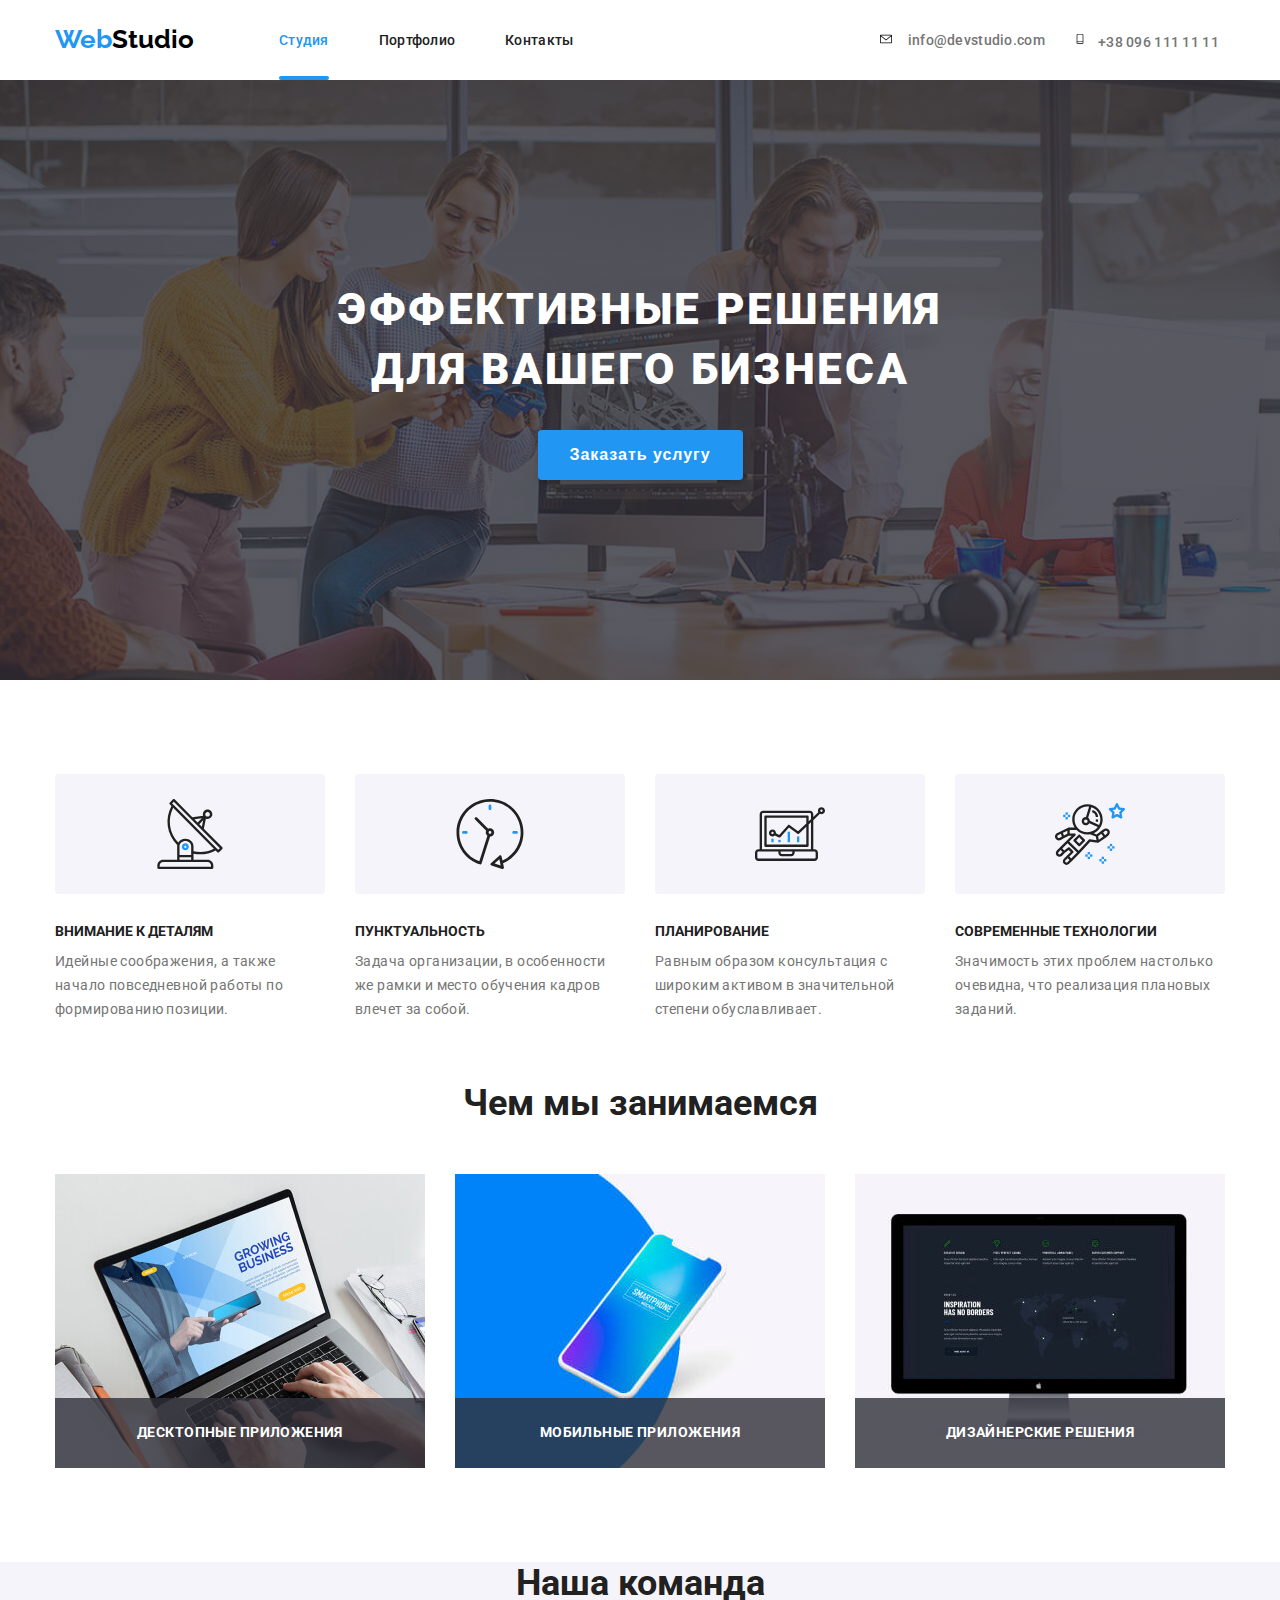
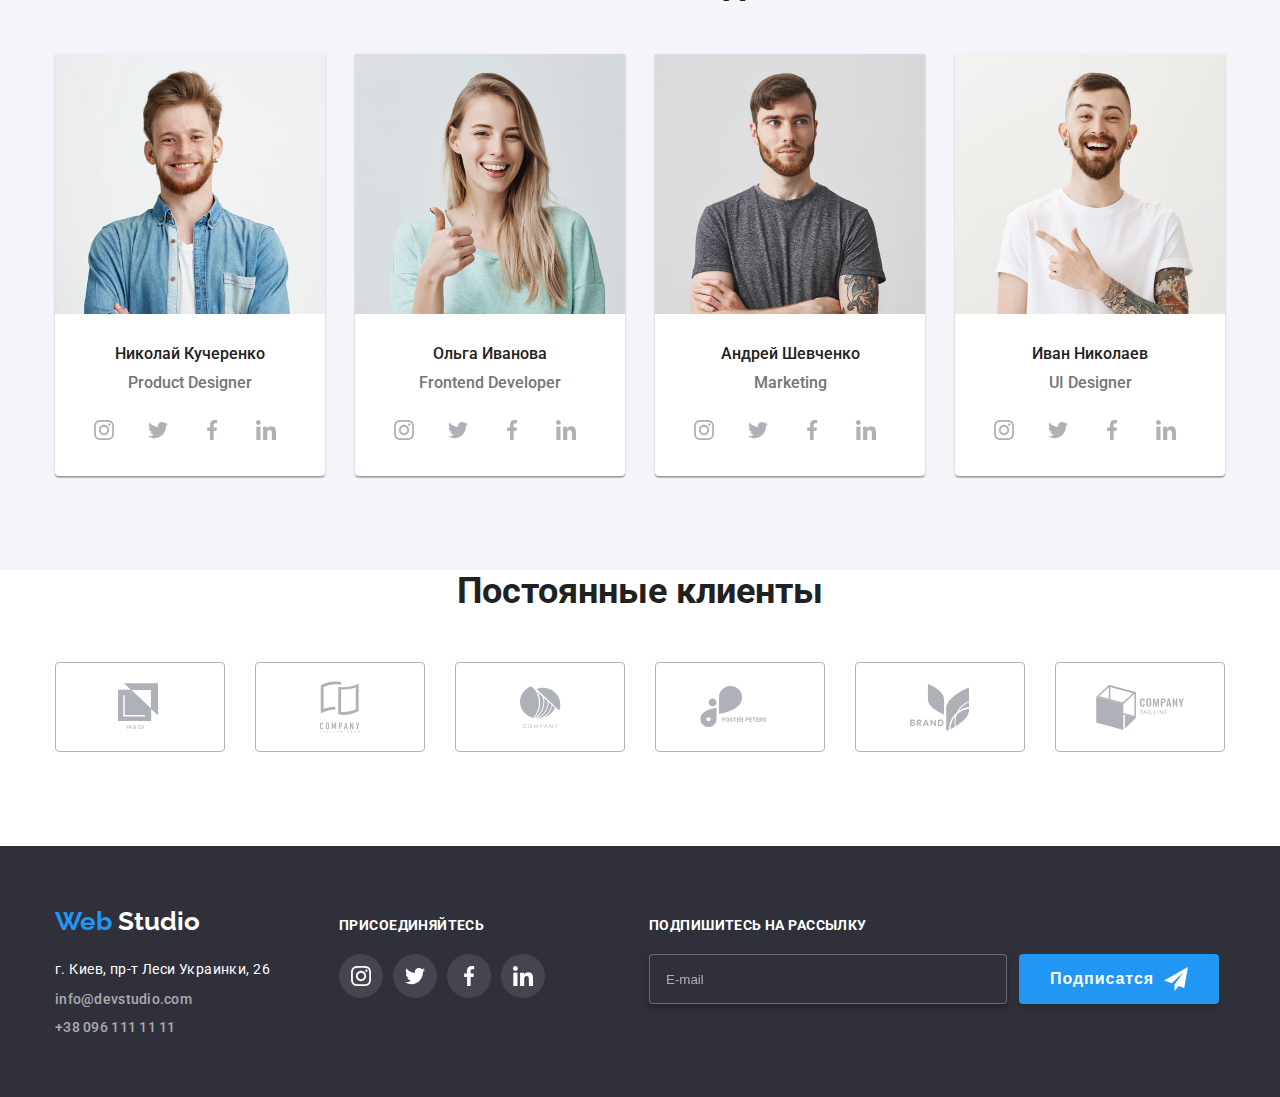
<file: index.html>
<!DOCTYPE html>
<html lang="ru">
  <head>
    <meta charset="UTF-8" />
    <meta name="viewport" content="width=device-width, initial-scale=1.0" />
    <title>WebStudio</title>
    <link
      rel="stylesheet"
      href="https://fonts.googleapis.com/css2?family=Raleway:wght@700&family=Roboto:wght@400;500;700;900&display=swap"
    />
    <link rel="stylesheet" href="./css/main.min.css" />
  </head>
  <body>
<!-- ГЛАВНОЕ МЕНЮ -->
    <header class="header">
      <div class="header-container container">
          <a class="logo-header link" href="./index.html"
            ><span class="logo-web">Web</span>Studio</a
          >
           <button type="button" class="nav-menu-button" aria-expanded="false" aria-controls="menu-wrapper" data-menu-button>
            <svg width="40" height="40" aria-label="Перключатель для мобильного меню">
             <use class="icon-menu-svg" href="./images/icons/sprite.svg#icon-menu_24px"></use>
             <use class="icon-cross-svg" href="./images/icons/sprite.svg#icon-close_24px"></use>
            </svg>
           </button>
          <div class="menu-wrapper" data-menu>
           <nav class="navigation">
           <ul class="navigation-list list">
            <li class="menu-item navigation-list-item">
              <a class="navigation-link link current" href="./index.html">Студия</a>
            </li>
            <li class="menu-item navigation-list-item">
              <a class="navigation-link link" href="./portfolio.html">Портфолио</a>
            </li>
            <li class="menu-item navigation-list-item">
              <a class="navigation-link link" href=#contacts>Контакты</a>
            </li>
           </ul>
      </nav>
           <ul class="header-contacts list">
            <li class="header-contacts-address">
            <a class="header-mail link" href="mailto:info@devstudio.com">
              <svg class="header-list-svg" width="16px" height="12px">
                <use
                  href="./images/icons/sprite.svg#icon-envelope"
                ></use>
              </svg>
              <adress>info@devstudio.com</adress></a
            >
            </li>
            <li class="header-contacts-address">
            <a class="header-tel link" href="tel:+380961111111">
              <svg class="header-list-svg" width="10px" height="16px">
                <use
                  href="./images/icons/sprite.svg#icon-smartphone"
                ></use>
              </svg>
              +38 096 111 11 11</a
            >
            </li>
          </ul>
      </div>
      </div>
    </header>
<!-- HERO СЕКЦИЯ -->
    <main>
      <section class="hero section">
        <div class="block">
          <h1 class="hero-title">
            Эффективные решения <br />
            для вашего бизнеса
          </h1>
          <button data-modal-open class="modal-button">Заказать услугу</button>
        </div>
      </section>
<!-- О НАС -->
      <section class="about-us section">
        <div class="container">
          <h2 hidden>О нас</h2>
          <ul class="about-us-list list">
            <li class="about-us-list-item">
              <div class="about-us-list-back antena-icon"></div>
              <h3 class="title">Внимание к деталям</h3>

              <p class="about-us-list-text">
                Идейные соображения, а также начало повседневной работы по
                формированию позиции.
              </p>
            </li>
            <li class="about-us-list-item">
              <div class="about-us-list-back clock-icon"></div>
              <h3 class="title">Пунктуальность</h3>
              <p class="about-us-list-text">
                Задача организации, в особенности же рамки и место обучения
                кадров влечет за собой.
              </p>
            </li>
            <li class="about-us-list-item">
              <div class="about-us-list-back diagram-icon"></div>
              <h3 class="title">Планирование</h3>
              <p class="about-us-list-text">
                Равным образом консультация с широким активом в значительной
                степени обуславливает.
              </p>
            </li>
            <li class="about-us-list-item">
              <div class="about-us-list-back astronaut-icon"></div>
              <h3 class="title">Современные технологии</h3>
              <p class="about-us-list-text">
                Значимость этих проблем настолько очевидна, что реализация
                плановых заданий.
              </p>
            </li>
          </ul>
        </div>
      </section>
<!-- Чем мы занимаемся -->
      <section class="section what">
        <div class="container">
          <h2 class="section-title">Чем мы занимаемся</h2>
          <ul class="whatawedoing list">
            <li class="whatawedoing-item">
              <div class="background-text">
               <img srcset="./images/main/desctop.jpg 1x,
                           ./images/main/desctop@2x.jpg 2x" src="./images/main/desctop.jpg"
                 alt="Картинка с десктопным приложением" width="370" height="294">
                <p class="whatawedoing-title">Десктопные приложения</p>
              </div>
            </li>
            <li class="whatawedoing-item">
              <div class="background-text">
              <img srcset="./images/main/mobile.jpg 1x,
                           ./images/main/mobile@2x.jpg 2x" src="./images/main/mobile.jpg"
                alt="Картинка с мобильным приложением" width="370" height="294">
                <p class="whatawedoing-title">Мобильные приложения</p>
              </div>
            </li>
            <li class="whatawedoing-item">
              <div class="background-text">
              <img srcset="./images/main/design.jpg 1x,
                           ./images/main/design@2x.jpg 2x" src="./images/main/design.jpg"
                alt="Картинка про дизайнерские решения" width="370" height="294">
              <div class="background-text">
                <p class="whatawedoing-title">Дизайнерские решения</p>
              </div>
            </li>
          </ul>
        </div>
      </section>
<!-- Наша команда -->
      <section class="grey-section">
        <div class="container">
          <h2 class="section-title">Наша команда</h2>
          <ul class="team-list list">
            <li class="team-list-item">
               <picture>
                 <source srcset="./images/team/nikolay.jpg 1x,
                           ./images/team/nikolay@2x.jpg 2x" media="(max-width: 767px)" />
                
                 <source srcset="./images/team/nikolay_tablet.jpg 1x,
                           ./images/team/nikolay_tablet@2x.jpg 2x" media="(max-width: 1199px)" />
                
                 <source srcset="./images/team/nikolay_desk.jpg 1x,
                           ./images/team/nikolay_desk@2x.jpg 2x" media="(min-width: 1200px)" />
                
                 <img src="./images/team/nikolay.jpg" alt="" />
               </picture>
              <h3 class="name-title">Николай Кучеренко</h3>
              <p class="text-description" lang="en">Product Designer</p>
              <ul class="social-list list">
                <li class="social-list-item">
                  <a
                    href=""
                    class="social-list-item-link"
                    aria-label="иконка инстаграм"
                  >
                    <svg class="social-list-item-link-svg">
                      <use
                        href="./images/icons/sprite.svg#icon-instagram2"
                      ></use>
                    </svg>
                  </a>
                </li>
                <li class="social-list-item">
                  <a
                    href=""
                    class="social-list-item-link"
                    aria-label="иконка твиттер"
                  >
                    <svg class="social-list-item-link-svg">
                      <use href="./images/icons/sprite.svg#icon-twitter1"></use>
                    </svg>
                  </a>
                </li>
                <li class="social-list-item">
                  <a
                    href=""
                    class="social-list-item-link"
                    aria-label="иконка фейсбук"
                  >
                    <svg class="social-list-item-link-svg">
                      <use
                        href="./images/icons/sprite.svg#icon-facebook1"
                      ></use>
                    </svg>
                  </a>
                </li>
                <li class="social-list-item">
                  <a
                    href=""
                    class="social-list-item-link"
                    aria-label="иконка линкедин"
                  >
                    <svg class="social-list-item-link-svg">
                      <use
                        href="./images/icons/sprite.svg#icon-linkedin1"
                      ></use>
                    </svg>
                  </a>
                </li>
              </ul>
            </li>
            <li class="team-list-item">
          <picture>
            <source srcset="./images/team/olga.jpg 1x,
                      ./images/team/olga@2x.jpg 2x" media="(max-width: 767px)" />
          
            <source srcset="./images/team/olga_tablet.jpg 1x,
                      ./images/team/olga_tablet@2x.jpg 2x" media="(max-width: 1199px)" />
          
            <source srcset="./images/team/olga_desk.jpg 1x,
                      ./images/team/olga_desk@2x.jpg 2x" media="(min-width: 1200px)" />
          
            <img src="./images/team/olga.jpg" alt="" />
          </picture>
              <h3 class="name-title">Ольга Иванова</h3>
              <p class="text-description" lang="en">Frontend Developer</p>
              <ul class="social-list list">
                <li class="social-list-item">
                  <a
                    href=""
                    class="social-list-item-link"
                    aria-label="иконка инстаграм"
                  >
                    <svg class="social-list-item-link-svg">
                      <use
                        href="./images/icons/sprite.svg#icon-instagram2"
                      ></use>
                    </svg>
                  </a>
                </li>
                <li class="social-list-item">
                  <a
                    href=""
                    class="social-list-item-link"
                    aria-label="иконка твиттер"
                  >
                    <svg class="social-list-item-link-svg">
                      <use href="./images/icons/sprite.svg#icon-twitter1"></use>
                    </svg>
                  </a>
                </li>
                <li class="social-list-item">
                  <a
                    href=""
                    class="social-list-item-link"
                    aria-label="иконка фейсбук"
                  >
                    <svg class="social-list-item-link-svg">
                      <use
                        href="./images/icons/sprite.svg#icon-facebook1"
                      ></use>
                    </svg>
                  </a>
                </li>
                <li class="social-list-item">
                  <a
                    href=""
                    class="social-list-item-link"
                    aria-label="иконка линкедин"
                  >
                    <svg class="social-list-item-link-svg">
                      <use
                        href="./images/icons/sprite.svg#icon-linkedin1"
                      ></use>
                    </svg>
                  </a>
                </li>
              </ul>
            </li>
            <li class="team-list-item">
          <picture>
            <source srcset="./images/team/andrey.jpg 1x,
                                ./images/team/andrey@2x.jpg 2x" media="(max-width: 767px)" />
          
            <source srcset="./images/team/andrey_tablet.jpg 1x,
                                ./images/team/andrey_tablet@2x.jpg 2x" media="(max-width: 1199px)" />
          
            <source srcset="./images/team/andrey_desk.jpg 1x,
                                ./images/team/andrey_desk@2x.jpg 2x" media="(min-width: 1200px)" />
          
            <img src="./images/team/andrey.jpg" alt="" />
          </picture>
              <h3 class="name-title">Андрей Шевченко</h3>
              <p class="text-description" lang="en">Marketing</p>
              <ul class="social-list list">
                <li class="social-list-item">
                  <a
                    href=""
                    class="social-list-item-link"
                    aria-label="иконка инстаграм"
                  >
                    <svg class="social-list-item-link-svg">
                      <use
                        href="./images/icons/sprite.svg#icon-instagram2"
                      ></use>
                    </svg>
                  </a>
                </li>
                <li class="social-list-item">
                  <a
                    href=""
                    class="social-list-item-link"
                    aria-label="иконка твиттер"
                  >
                    <svg class="social-list-item-link-svg">
                      <use href="./images/icons/sprite.svg#icon-twitter1"></use>
                    </svg>
                  </a>
                </li>
                <li class="social-list-item">
                  <a
                    href=""
                    class="social-list-item-link"
                    aria-label="иконка фейсбук"
                  >
                    <svg class="social-list-item-link-svg">
                      <use
                        href="./images/icons/sprite.svg#icon-facebook1"
                      ></use>
                    </svg>
                  </a>
                </li>
                <li class="social-list-item">
                  <a
                    href=""
                    class="social-list-item-link"
                    aria-label="иконка линкедин"
                  >
                    <svg class="social-list-item-link-svg">
                      <use
                        href="./images/icons/sprite.svg#icon-linkedin1"
                      ></use>
                    </svg>
                  </a>
                </li>
              </ul>
            </li>

            <li class="team-list-item">
          <picture>
            <source srcset="./images/team/ivan.jpg 1x,
                                          ./images/team/ivan@2x.jpg 2x" media="(max-width: 767px)" />
          
            <source srcset="./images/team/ivan_tablet.jpg 1x,
                                          ./images/team/ivan_tablet@2x.jpg 2x" media="(max-width: 1199px)" />
          
            <source srcset="./images/team/ivan_desk.jpg 1x,
                                          ./images/team/ivan_desk@2x.jpg 2x" media="(min-width: 1200px)" />
          
            <img src="./images/team/ivan.jpg" alt="" />
          </picture>
              <h3 class="name-title">Иван Николаев</h3>
              <p class="text-description" lang="en">UI Designer</p>
              <ul class="social-list list">
                <li class="social-list-item">
                  <a
                    href=""
                    class="social-list-item-link"
                    aria-label="иконка инстаграм"
                  >
                    <svg class="social-list-item-link-svg">
                      <use
                        href="./images/icons/sprite.svg#icon-instagram2"
                      ></use>
                    </svg>
                  </a>
                </li>
                <li class="social-list-item">
                  <a
                    href=""
                    class="social-list-item-link"
                    aria-label="иконка твиттер"
                  >
                    <svg class="social-list-item-link-svg">
                      <use href="./images/icons/sprite.svg#icon-twitter1"></use>
                    </svg>
                  </a>
                </li>
                <li class="social-list-item">
                  <a
                    href=""
                    class="social-list-item-link"
                    aria-label="иконка фейсбук"
                  >
                    <svg class="social-list-item-link-svg">
                      <use
                        href="./images/icons/sprite.svg#icon-facebook1"
                      ></use>
                    </svg>
                  </a>
                </li>
                <li class="social-list-item">
                  <a
                    href=""
                    class="social-list-item-link"
                    aria-label="иконка линкедин"
                  >
                    <svg class="social-list-item-link-svg">
                      <use
                        href="./images/icons/sprite.svg#icon-linkedin1"
                      ></use>
                    </svg>
                  </a>
                </li>
              </ul>
            </li>
          </ul>
        </div>
      </section>
<!-- Постоянные клиенты -->
      <section class="client-section">
        <div class="container">
          <h2 class="section-title">Постоянные клиенты</h2>
          <ul class="client-list list">
            <li class="client-list-item">
              <a  class="client-list-item-link link" href="">
              <svg
                class="client-list-item-svg"
                width="44.27px"
                height="49.23px"
              >
                <use
                  href="./images/clientlogo/sprite_logo.svg#icon-logo1"
                ></use>
              </svg>
              </a>
            </li>
            <li class="client-list-item">
              <a class="client-list-item-link link" href="">
              <svg class="client-list-item-svg" width="40px" height="52px">
                <use
                  href="./images/clientlogo/sprite_logo.svg#icon-logo2"
                ></use>
              </svg>
              </a>
            </li>
            <li class="client-list-item">
              <a class="client-list-item-link link" href="">
              <svg class="client-list-item-svg" width="41px" height="42.6px">
                <use
                  href="./images/clientlogo/sprite_logo.svg#icon-logo3"
                ></use>
              </svg>
              </a>
            </li>
            <li class="client-list-item">
              <a class="client-list-item-link link" href="">
              <svg
                class="client-list-item-svg"
                width="79.66px"
                height="42.02px"
              >
                <use
                  href="./images/clientlogo/sprite_logo.svg#icon-logo4"
                ></use>
              </svg>
              </a>
            </li>
            <li class="client-list-item">
              <a class="client-list-item-link link" href="">
              <svg class="client-list-item-svg" width="59px" height="47px">
                <use
                  href="./images/clientlogo/sprite_logo.svg#icon-logo5"
                ></use>
              </svg>
              </a>
            </li>
            <li class="client-list-item">
              <a class="client-list-item-link link" href="">
              <svg
                class="client-list-item-svg"
                width="88.48px"
                height="45.44px"
              >
                <use
                  href="./images/clientlogo/sprite_logo.svg#icon-logo6"
                ></use>
              </svg>
              </a>
            </li>
          </ul>
        </div>
      </section>
    </main>
<!-- ФУТЕР -->
    <footer class="footer">
      <div class="container">
        <div class="footer-logo-address">
          <a class="logo-footer link" href="./index.html"
            ><span class="logo-web">Web</span> <span class="footer"> Studio</span></a
          >
          <address class="footer-address-item" id="contacts">
                г. Киев, пр-т Леси Украинки, 26
          </address>
            <ul class="list footer-address-list">
              <li>
                <a class="footer-mail link" href="mailto:info@devstudio.com"
                  >info@devstudio.com</a
                >
              </li>
              <li>
                <a class="footer-tel link" href="tel:+380961111111"
                  >+38 096 111 11 11</a
                >
              </li>
            </ul>
       </div>
        <div class="join">
          <b class="title">присоединяйтесь</b>
          <ul class="social-list list">
            <li class="social-list-item">
              <a
                href=""
                class="social-list-item-link"
                aria-label="иконка инстаграм"
              >
                <svg class="social-list-item-link-svg">
                  <use href="./images/icons/sprite.svg#icon-instagram2"></use>
                </svg>
              </a>
            </li>
            <li class="social-list-item">
              <a
                href=""
                class="social-list-item-link"
                aria-label="иконка твиттер"
              >
                <svg class="social-list-item-link-svg">
                  <use href="./images/icons/sprite.svg#icon-twitter1"></use>
                </svg>
              </a>
            </li>
            <li class="social-list-item">
              <a
                href=""
                class="social-list-item-link"
                aria-label="иконка фейсбук"
              >
                <svg class="social-list-item-link-svg">
                  <use href="./images/icons/sprite.svg#icon-facebook1"></use>
                </svg>
              </a>
            </li>
            <li class="social-list-item">
              <a
                href=""
                class="social-list-item-link"
                aria-label="иконка линкедин"
              >
                <svg class="social-list-item-link-svg">
                  <use href="./images/icons/sprite.svg#icon-linkedin1"></use>
                </svg>
              </a>
            </li>
          </ul>
        </div>
          <div class="footer-subscribe-wrapper">
            <b class="footer-text-subscribe">Подпишитесь на рассылку</b>

              <form class="footer-form-subscribe">
                <input type="email" placeholder="E-mail" class="email">
                <button class="footer-subscribe-button">Подписатся
                  <svg class="footer-subscribe-button-svg">
                    <use href="./images/icons/sprite.svg#icon-send"></use>
                  </svg>
                </button>
              </form>
          </div>

      </div>
    </footer>

<!-- Модальное окно -->
<div data-modal class="backdrop-modal is-hidden">
  <form action="#" class="modal-form">
    <h2 class="modal-form-title">Оставьте свои данные, мы вам перезвоним</h2>
    <button data-modal-close type="button" class="modal-close-button">
      <svg class="modal-close-button-svg">
        <use href="./images/icons/sprite.svg#icon-icon-close-modal"></use>
      </svg>
    </button>
    <div class="modal-form-input-wrapper">
      <input type="text" name="user-name" id="user-modal-name" class="modal-form-input" placeholder=" " required>
      <label class="modal-form-label" for="user-modal-name">Имя</label>
      <svg class="modal-form-svg">
        <use href="./images/icons/sprite.svg#icon-icon-person-modal"></use>
      </svg>
    </div>
    <div class="modal-form-input-wrapper">
      <input type="tel" name="user-tel" id="user-modal-tel" class="modal-form-input" placeholder=" " required>
      <label for="user-modal-tel" class="modal-form-label">Телефон</label>
      <svg class="modal-form-svg">
        <use href="./images/icons/sprite.svg#icon-icon-tell-modal"></use>
      </svg>
    </div>
    <div class="modal-form-input-wrapper">
      <input type="email" name="user-email" id="user-modal-email" class="modal-form-input" placeholder=" " required>
      <label for="user-modal-email" class="modal-form-label">Почта</label>
      <svg class="modal-form-svg">
        <use href="./images/icons/sprite.svg#icon-icon-email-modal"></use>
      </svg>
    </div>
    <div class="modal-form-message">
      <textarea name="user-message" class="modal-form-input text" placeholder=" "></textarea>
      <label for="user-modal-email" class="modal-form-message-label">Комментарий</label>
    </div>
    <div>
      <label class="modal-form-option-label">
        <input type="checkbox" name="policy" value="accept-policy" class="modal-form-checkbox">
        <span class="modal-form-custom-checkbox"></span>
        <span class="modal-form-option-consent">Соглашаюсь с рассылкой и принимаю <a href="#">Условия договора</a></span>
      </label>
    </div>
    <button type="submit" class="modal-form-button">Отправить</button>

  </form>
</div>
<script src="./js/modal.js"></script>
<script src="./js/menu.js"></script>

  </body>
</html>
</file>
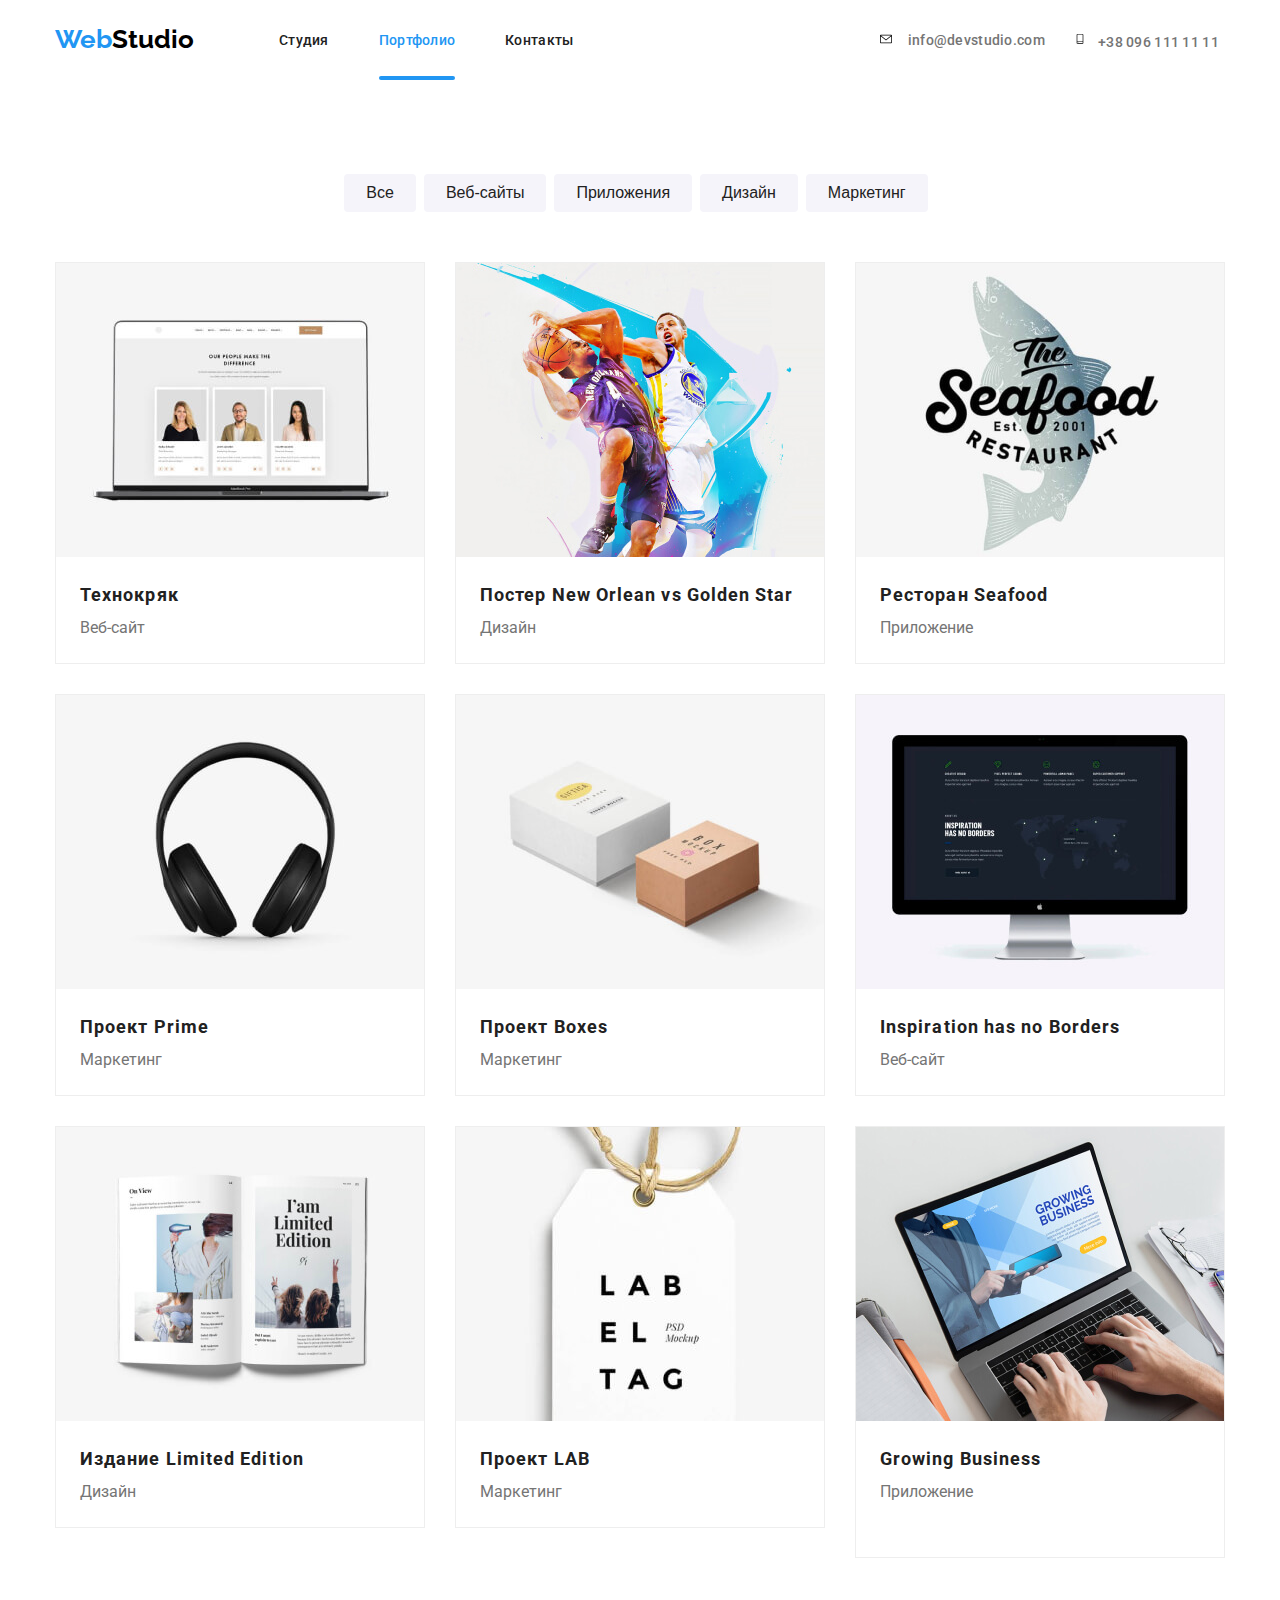
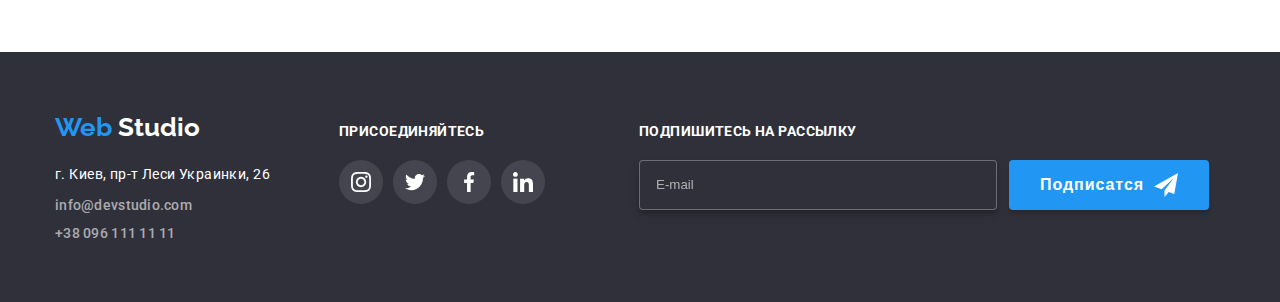
<file: portfolio.html>
<!DOCTYPE html>
<html lang="ru">
  <head>
    <meta charset="UTF-8" />
    <meta name="viewport" content="width=device-width, initial-scale=1.0" />
    <title>WebStudio</title>
    <link
      rel="stylesheet"
      href="https://fonts.googleapis.com/css2?family=Raleway:wght@700&family=Roboto:wght@400;500;700;900&display=swap"
    />
    <link rel="stylesheet" href="./css/porffolio.min.css" />
  </head>
  <body>
    <!-- ГЛАВНОЕ МЕНЮ -->
    <header class="header">
      <div class="header-container container">
        <a class="logo-header link" href="./index.html"
          ><span class="logo-web">Web</span>Studio</a
        >
        <button
          type="button"
          class="nav-menu-button"
          aria-expanded="false"
          aria-controls="menu-wrapper"
          data-menu-button
        >
          <svg
            width="40"
            height="40"
            aria-label="Перключатель для мобильного меню"
          >
            <use
              class="icon-menu-svg"
              href="./images/icons/sprite.svg#icon-menu_24px"
            ></use>
            <use
              class="icon-cross-svg"
              href="./images/icons/sprite.svg#icon-close_24px"
            ></use>
          </svg>
        </button>
        <div class="menu-wrapper" data-menu>
          <nav class="navigation">
            <ul class="navigation-list list">
              <li class="menu-item navigation-list-item">
                <a class="navigation-link link" href="./index.html">Студия</a>
              </li>
              <li class="menu-item navigation-list-item">
                <a class="navigation-link link current" href="./portfolio.html"
                  >Портфолио</a
                >
              </li>
              <li class="menu-item navigation-list-item">
                <a class="navigation-link link" href="#contacts">Контакты</a>
              </li>
            </ul>
          </nav>
          <ul class="header-contacts list">
            <li class="header-contacts-address">
              <a class="header-mail link" href="mailto:info@devstudio.com">
                <svg class="header-list-svg" width="16px" height="12px">
                  <use href="./images/icons/sprite.svg#icon-envelope"></use>
                </svg>
                <adress>info@devstudio.com</adress>
              </a>
            </li>
            <li class="header-contacts-address">
              <a class="header-tel link" href="tel:+380961111111">
                <svg class="header-list-svg" width="10px" height="16px">
                  <use href="./images/icons/sprite.svg#icon-smartphone"></use>
                </svg>
                +38 096 111 11 11</a
              >
            </li>
          </ul>
        </div>
      </div>
    </header>
    <!-- ПОРТФОЛИО -->
    <main>
      <section>
        <div class="portfolio-container container">
          <h1 hidden>Портфолио</h1>
          <ul class="filter-list list">
            <li><button type="button" class="filter-button">Все</button></li>
            <li>
              <button type="button" class="filter-button">Веб-сайты</button>
            </li>
            <li>
              <button type="button" class="filter-button">Приложения</button>
            </li>
            <li><button type="button" class="filter-button">Дизайн</button></li>
            <li>
              <button type="button" class="filter-button">Маркетинг</button>
            </li>
          </ul>
          <ul class="portfolio-list list">
            <li class="portfolio-list-item">
              <a href="" class="link">
                <div class="portfolio-wrapper">
                  <picture>
                    <source
                      srcset="
                        ./images/portfolio/portfolio_1.jpg    1x,
                        ./images/portfolio/portfolio_1@2x.jpg 2x
                      "
                      media="(max-width: 767px)"
                    />

                    <source
                      srcset="
                        ./images/portfolio/portfolio_tablet_1.jpg    1x,
                        ./images/portfolio/portfolio_tablet_1@2x.jpg 2x
                      "
                      media="(max-width: 1199px)"
                    />

                    <source
                      srcset="
                        ./images/portfolio/portfolio_desk_1.jpg    1x,
                        ./images/portfolio/portfolio_desk_1@2x.jpg 2x
                      "
                      media="(min-width: 1200px)"
                    />

                    <img
                      src="./images/portfolio/portfolio_1.jpg"
                      alt="Ноутбук с открытым сайтом на экране"
                    />
                  </picture>
                  <p class="overlay">
                    Технокряк это современная площадка распространения
                    коронавируса. Компании используют эту платформу для
                    цифрового шпионажа и атак на защищённые сервера конкурентов.
                  </p>
                </div>
                <div class="portfolio-list-description">
                  <h2 class="title">Технокряк</h2>
                  <p class="text-description">Веб-сайт</p>
                </div>
              </a>
            </li>
            <li class="portfolio-list-item">
              <a href="" class="link">
                <div class="portfolio-wrapper">
                  <picture>
                    <source
                      srcset="
                        ./images/portfolio/portfolio_2.jpg    1x,
                        ./images/portfolio/portfolio_2@2x.jpg 2x
                      "
                      media="(max-width: 767px)"
                    />

                    <source
                      srcset="
                        ./images/portfolio/portfolio_tablet_2.jpg    1x,
                        ./images/portfolio/portfolio_tablet_2@2x.jpg 2x
                      "
                      media="(max-width: 1199px)"
                    />

                    <source
                      srcset="
                        ./images/portfolio/portfolio_desk_2.jpg    1x,
                        ./images/portfolio/portfolio_desk_2@2x.jpg 2x
                      "
                      media="(min-width: 1200px)"
                    />

                    <img
                      src="./images/portfolio/portfolio_2.jpg"
                      alt="Два баскетболиста"
                    />
                  </picture>
                  <p class="overlay">
                    Технокряк это современная площадка распространения
                    коронавируса. Компании используют эту платформу для
                    цифрового шпионажа и атак на защищённые сервера конкурентов.
                  </p>
                </div>
                <div class="portfolio-list-description">
                  <h2 class="title">Постер New Orlean vs Golden Star</h2>
                  <p class="text-description">Дизайн</p>
                </div>
              </a>
            </li>
            <li class="portfolio-list-item">
              <a href="" class="link">
                <div class="portfolio-wrapper">
                  <picture>
                    <source
                      srcset="
                        ./images/portfolio/portfolio_3.jpg    1x,
                        ./images/portfolio/portfolio_3@2x.jpg 2x
                      "
                      media="(max-width: 767px)"
                    />

                    <source
                      srcset="
                        ./images/portfolio/portfolio_tablet_3.jpg    1x,
                        ./images/portfolio/portfolio_tablet_3@2x.jpg 2x
                      "
                      media="(max-width: 1199px)"
                    />

                    <source
                      srcset="
                        ./images/portfolio/portfolio_desk_3.jpg    1x,
                        ./images/portfolio/portfolio_desk_3@2x.jpg 2x
                      "
                      media="(min-width: 1200px)"
                    />

                    <img
                      src="./images/portfolio/portfolio_3.jpg"
                      alt="Логотип ресторана в виде рисунка рыбы"
                    />
                  </picture>
                  <p class="overlay">
                    Технокряк это современная площадка распространения
                    коронавируса. Компании используют эту платформу для
                    цифрового шпионажа и атак на защищённые сервера конкурентов.
                  </p>
                </div>
                <div class="portfolio-list-description">
                  <h2 class="title">Ресторан Seafood</h2>
                  <p class="text-description">Приложение</p>
                </div>
              </a>
            </li>
            <li class="portfolio-list-item">
              <a href="" class="link">
                <div class="portfolio-wrapper">
                  <picture>
                    <source
                      srcset="
                        ./images/portfolio/portfolio_4.jpg    1x,
                        ./images/portfolio/portfolio_4@2x.jpg 2x
                      "
                      media="(max-width: 767px)"
                    />

                    <source
                      srcset="
                        ./images/portfolio/portfolio_tablet_4.jpg    1x,
                        ./images/portfolio/portfolio_tablet_4@2x.jpg 2x
                      "
                      media="(max-width: 1199px)"
                    />

                    <source
                      srcset="
                        ./images/portfolio/portfolio_desk_4.jpg    1x,
                        ./images/portfolio/portfolio_desk_4@2x.jpg 2x
                      "
                      media="(min-width: 1200px)"
                    />

                    <img
                      src="./images/portfolio/portfolio_4.jpg"
                      alt="Фотография черных наушников"
                    />
                  </picture>
                  <p class="overlay">
                    Технокряк это современная площадка распространения
                    коронавируса. Компании используют эту платформу для
                    цифрового шпионажа и атак на защищённые сервера конкурентов.
                  </p>
                </div>
                <div class="portfolio-list-description">
                  <h2 class="title">Проект Prime</h2>
                  <p class="text-description">Маркетинг</p>
                </div>
              </a>
            </li>
            <li class="portfolio-list-item">
              <a href="" class="link">
                <div class="portfolio-wrapper">
                  <picture>
                    <source
                      srcset="
                        ./images/portfolio/portfolio_5.jpg    1x,
                        ./images/portfolio/portfolio_5@2x.jpg 2x
                      "
                      media="(max-width: 767px)"
                    />

                    <source
                      srcset="
                        ./images/portfolio/portfolio_tablet_5.jpg    1x,
                        ./images/portfolio/portfolio_tablet_5@2x.jpg 2x
                      "
                      media="(max-width: 1199px)"
                    />

                    <source
                      srcset="
                        ./images/portfolio/portfolio_desk_5.jpg    1x,
                        ./images/portfolio/portfolio_desk_5@2x.jpg 2x
                      "
                      media="(min-width: 1200px)"
                    />

                    <img
                      src="./images/portfolio/portfolio_5.jpg"
                      alt="Фотография двух коробок"
                    />
                  </picture>
                  <p class="overlay">
                    Технокряк это современная площадка распространения
                    коронавируса. Компании используют эту платформу для
                    цифрового шпионажа и атак на защищённые сервера конкурентов.
                  </p>
                </div>
                <div class="portfolio-list-description">
                  <h2 class="title">Проект Boxes</h2>
                  <p class="text-description">Маркетинг</p>
                </div>
              </a>
            </li>
            <li class="portfolio-list-item">
              <a href="" class="link">
                <div class="portfolio-wrapper">
                  <picture>
                    <source
                      srcset="
                        ./images/portfolio/portfolio_6.jpg    1x,
                        ./images/portfolio/portfolio_6@2x.jpg 2x
                      "
                      media="(max-width: 767px)"
                    />

                    <source
                      srcset="
                        ./images/portfolio/portfolio_tablet_6.jpg    1x,
                        ./images/portfolio/portfolio_tablet_6@2x.jpg 2x
                      "
                      media="(max-width: 1199px)"
                    />

                    <source
                      srcset="
                        ./images/portfolio/portfolio_desk_6.jpg    1x,
                        ./images/portfolio/portfolio_desk_6@2x.jpg 2x
                      "
                      media="(min-width: 1200px)"
                    />

                    <img
                      src="./images/portfolio/portfolio_6.jpg"
                      alt="Монитор с открытым сайтом на экране"
                    />
                  </picture>

                  <p class="overlay">
                    Технокряк это современная площадка распространения
                    коронавируса. Компании используют эту платформу для
                    цифрового шпионажа и атак на защищённые сервера конкурентов.
                  </p>
                </div>
                <div class="portfolio-list-description">
                  <h2 class="title">Inspiration has no Borders</h2>
                  <p class="text-description">Веб-сайт</p>
                </div>
              </a>
            </li>
            <li class="portfolio-list-item">
              <a href="" class="link">
                <div class="portfolio-wrapper">
                  <picture>
                    <source
                      srcset="
                        ./images/portfolio/portfolio_7.jpg    1x,
                        ./images/portfolio/portfolio_7@2x.jpg 2x
                      "
                      media="(max-width: 767px)"
                    />

                    <source
                      srcset="
                        ./images/portfolio/portfolio_tablet_7.jpg    1x,
                        ./images/portfolio/portfolio_tablet_7@2x.jpg 2x
                      "
                      media="(max-width: 1199px)"
                    />

                    <source
                      srcset="
                        ./images/portfolio/portfolio_desk_7.jpg    1x,
                        ./images/portfolio/portfolio_desk_7@2x.jpg 2x
                      "
                      media="(min-width: 1200px)"
                    />

                    <img
                      src="./images/portfolio/portfolio_7.jpg"
                      alt="Разворот журнала"
                    />
                  </picture>
                  <p class="overlay">
                    Технокряк это современная площадка распространения
                    коронавируса. Компании используют эту платформу для
                    цифрового шпионажа и атак на защищённые сервера конкурентов.
                  </p>
                </div>
                <div class="portfolio-list-description">
                  <h2 class="title">Издание Limited Edition</h2>
                  <p class="text-description">Дизайн</p>
                </div>
              </a>
            </li>
            <li class="portfolio-list-item">
              <a href="" class="link">
                <div class="portfolio-wrapper">
                  <picture>
                    <source
                      srcset="
                        ./images/portfolio/portfolio_8.jpg    1x,
                        ./images/portfolio/portfolio_8@2x.jpg 2x
                      "
                      media="(max-width: 767px)"
                    />

                    <source
                      srcset="
                        ./images/portfolio/portfolio_tablet_8.jpg    1x,
                        ./images/portfolio/portfolio_tablet_8@2x.jpg 2x
                      "
                      media="(max-width: 1199px)"
                    />

                    <source
                      srcset="
                        ./images/portfolio/portfolio_desk_8.jpg    1x,
                        ./images/portfolio/portfolio_desk_8@2x.jpg 2x
                      "
                      media="(min-width: 1200px)"
                    />

                    <img
                      src="./images/portfolio/portfolio_8.jpg"
                      alt="Фотография бирки"
                    />
                  </picture>
                  <p class="overlay">
                    Технокряк это современная площадка распространения
                    коронавируса. Компании используют эту платформу для
                    цифрового шпионажа и атак на защищённые сервера конкурентов.
                  </p>
                </div>
                <div class="portfolio-list-description">
                  <h2 class="title">Проект LAB</h2>
                  <p class="text-description">Маркетинг</p>
                </div>
              </a>
            </li>
            <li class="portfolio-list-item">
              <a href="" class="link">
                <div class="portfolio-wrapper">
                  <picture>
                    <source
                      srcset="
                        ./images/portfolio/portfolio_9.jpg    1x,
                        ./images/portfolio/portfolio_9@2x.jpg 2x
                      "
                      media="(max-width: 767px)"
                    />

                    <source
                      srcset="
                        ./images/portfolio/portfolio_tablet_9.jpg    1x,
                        ./images/portfolio/portfolio_tablet_9@2x.jpg 2x
                      "
                      media="(max-width: 1199px)"
                    />

                    <source
                      srcset="
                        ./images/portfolio/portfolio_desk_9.jpg    1x,
                        ./images/portfolio/portfolio_desk_9@2x.jpg 2x
                      "
                      media="(min-width: 1200px)"
                    />

                    <img
                      src="./images/portfolio/portfolio_9.jpg"
                      alt="Фотография ноутбука"
                    />
                  </picture>
                  <p class="overlay">
                    Технокряк это современная площадка распространения
                    коронавируса. Компании используют эту платформу для
                    цифрового шпионажа и атак на защищённые сервера конкурентов.
                  </p>
                </div>
                <div class="portfolio-list-description">
                  <h2 class="title">Growing Business</h2>
                  <p class="text-description">Приложение</p>
                </div>
              </a>
            </li>
          </ul>
        </div>
      </section>
    </main>
    <!-- ФУТЕР -->
    <footer class="footer">
      <div class="container">
        <div class="footer-logo-address">
          <a class="logo-footer link" href="./index.html"
            ><span class="logo-web">Web</span>
            <span class="footer"> Studio</span></a
          >
          <address class="footer-address-item" id="contacts">
            г. Киев, пр-т Леси Украинки, 26
          </address>
          <ul class="list footer-address-list">
            <li>
              <a class="footer-mail link" href="mailto:info@devstudio.com"
                >info@devstudio.com</a
              >
            </li>
            <li>
              <a class="footer-tel link" href="tel:+380961111111"
                >+38 096 111 11 11</a
              >
            </li>
          </ul>
        </div>
        <div class="join">
          <b class="title">присоединяйтесь</b>
          <ul class="social-list list">
            <li class="social-list-item">
              <a
                href=""
                class="social-list-item-link"
                aria-label="иконка инстаграм"
              >
                <svg class="social-list-item-link-svg">
                  <use href="./images/icons/sprite.svg#icon-instagram2"></use>
                </svg>
              </a>
            </li>
            <li class="social-list-item">
              <a
                href=""
                class="social-list-item-link"
                aria-label="иконка твиттер"
              >
                <svg class="social-list-item-link-svg">
                  <use href="./images/icons/sprite.svg#icon-twitter1"></use>
                </svg>
              </a>
            </li>
            <li class="social-list-item">
              <a
                href=""
                class="social-list-item-link"
                aria-label="иконка фейсбук"
              >
                <svg class="social-list-item-link-svg">
                  <use href="./images/icons/sprite.svg#icon-facebook1"></use>
                </svg>
              </a>
            </li>
            <li class="social-list-item">
              <a
                href=""
                class="social-list-item-link"
                aria-label="иконка линкедин"
              >
                <svg class="social-list-item-link-svg">
                  <use href="./images/icons/sprite.svg#icon-linkedin1"></use>
                </svg>
              </a>
            </li>
          </ul>
        </div>
        <div class="footer-subscribe-wrapper">
          <b class="footer-text-subscribe">Подпишитесь на рассылку</b>

          <form class="footer-form-subscribe">
            <input type="email" placeholder="E-mail" class="email" />
            <button class="footer-subscribe-button">
              Подписатся
              <svg class="footer-subscribe-button-svg">
                <use href="./images/icons/sprite.svg#icon-send"></use>
              </svg>
            </button>
          </form>
        </div>
      </div>
    </footer>
    <script src="./js/modal.js"></script>
    <script src="./js/menu.js"></script>
  </body>
</html>
</file>
<file: css/main.min.css>
html{box-sizing:border-box}*,*::before,*::after{box-sizing:inherit}body,p,h1,h2,h3,img{margin:0}body{background-color:#ffffff;font-family:"Roboto",sans-serif;font-size:14px;font-weight:700;line-height:1.14;color:#757575;text-decoration:none}body.modal-open{overflow:hidden}a.link.current{color:#2196f3}img{display:block}.link{text-decoration:none;display:block;transition:color 250ms cubic-bezier(0.4, 0, 0.2, 1)}.link:focus,.link:hover{color:#2196f3}.list{list-style:none;margin:0;padding:0}.container{padding-left:15px;padding-right:15px;margin:0 auto}@media screen and (min-width: 480px){.container{width:480px}}@media screen and (min-width: 768px){.container{width:768px}}@media screen and (min-width: 1200px){.container{width:1200px}}.section{padding-bottom:94px}@media (max-width: 767px){.what{display:none}}.backdrop-modal{position:fixed;left:0;top:0;display:flex;justify-content:center;align-items:center;width:100%;height:100%;background-color:rgba(0,0,0,0.2);z-index:100;padding:93px 15px;overflow-y:scroll}.is-hidden{opacity:0;visibility:hidden;pointer-events:none}.modal-form{position:relative;height:581px;display:flex;flex-direction:column;background-color:#fff;border-radius:4px;padding:40px}.modal-form-title{font-family:"Roboto",sans-serif;font-style:normal;font-size:20px;font-weight:700;line-height:1.15;text-align:center;letter-spacing:0.03em;margin:0px;margin-bottom:30px;color:#212121}.modal-form-input-wrapper{position:relative;margin-bottom:28px}.modal-form-input{height:40px;padding-left:42px;display:block;width:100%;font-family:"Roboto",sans-serif;font-style:normal;font-size:14px;font-weight:500;line-height:1.14;letter-spacing:0.01em;border:1px solid rgba(33,33,33,0.2);border-radius:4px;background-color:transparent}.modal-form-input::placeholder{color:transparent;transition:color 250ms linear 250ms}.modal-form-input .text{border:1px solid rgba(33,33,33,0.2);border-radius:4px;cursor:pointer}.modal-form-input:focus::placeholder{color:#000000}.modal-form-input.text:focus+.modal-form-message-label,.modal-form-input.text:hover+.modal-form-message-label,.modal-form-input.text:not(:placeholder-shown)+.modal-form-message-label{transform:translateY(-32px) translateX(0px);color:#2196f3}.modal-form-input:focus,.modal-form-input:not(:placeholder-shown){outline:none;border-color:#2196f3}.modal-form-message:focus+.modal-form-message-label,.modal-form-message:not(:placeholder-shown)+.modal-form-message-label{outline:none;font-size:12px;font-weight:400;line-height:1.17;letter-spacing:0.01em}.modal-form-message:focus+.modal-form-message-label{color:#2196f3;outline:none}.modal-form-message{height:120px;resize:none;position:relative;margin-left:auto;margin-right:auto;margin-bottom:28px;align-items:center;margin-bottom:30px}.modal-form-message:focus{border-color:#2196f3;outline:none}.modal-form-message-label{font-weight:400;position:absolute;top:12px;left:14px;transition:transform 250ms linear, color 250ms linear}.modal-form-svg{position:absolute;top:25%;left:19px;display:inline-block;width:16px;height:16px;fill:#212121;transition:fill 250ms cubic-bezier(0.4, 0, 0.2, 1)}.modal-form-label{position:absolute;top:50%;left:42px;transform:translateY(-50%);font-family:"Roboto",sans-serif;color:#757575;font-size:14px;font-weight:400;line-height:1.14;font-style:normal;letter-spacing:0.01em;transition:transform 250ms linear}.modal-form-input:focus+.modal-form-label,.modal-form-input:hover+.modal-form-label,.modal-form-input:not(:placeholder-shown)+.modal-form-label{transform:translateY(-38px) translateX(-28px);color:#2196f3}.modal-form-input:focus ~ .modal-form-svg,.modal-form-input:hover ~ .modal-form-svg,.modal-form-input:not(:placeholder-shown) ~ .modal-form-svg{fill:#2196f3}.modal-form-checkbox{position:absolute;width:1px;height:1px;margin:-1px;border:0;padding:0;clip:rect(0 0 0 0);overflow:hidden}.modal-form-custom-checkbox{display:inline-block;width:16px;height:15px;margin-left:12px;display:inline-block;border:2px solid #212121;border-radius:2px}.text{width:450px;height:120px;resize:none;padding:12px 16px}.modal-form-option-consent{margin-left:9px;font-family:"Roboto",sans-serif;font-style:normal;font-size:14px;font-weight:400;line-height:1.7;letter-spacing:0.03em;color:#757575}.modal-form-option-consent a{color:#2196f3}.modal-form-checkbox:checked+.modal-form-custom-checkbox{background-color:#2196f3;background-image:url(../images/icons/check.svg);background-position:50% 50%;border:2px solid #2196f3;border-radius:2px}.modal-close-button:focus .modal-close-button-svg,.modal-close-button:hover .modal-close-button-svg{fill:#2196f3}.modal-form-button{font-size:16px;font-weight:700;line-height:1.87;letter-spacing:0.06em;background-color:#2196f3;color:#fff;padding:10px 32px 10px 32px;margin:auto;width:200px;height:50px;border-radius:4px;border-color:#2196f3;transition:color 250ms cubic-bezier(0.4, 0, 0.2, 1);text-transform:uppercase;cursor:pointer;margin-top:30px}.modal-form-button:focus,.modal-form-button:hover{background-color:#188ce8}.modal-close-button{position:absolute;top:8px;right:8px;width:30px;height:30px;border-radius:50%;background-color:transparent;border:1px solid rgba(0,0,0,0.1);cursor:pointer;transition:color 250ms linear;display:-webkit-box;display:-ms-flexbox;display:flex;justify-content:center;align-items:center;-webkit-box-pack:center;-ms-flex-pack:center;-webkit-box-align:center;-ms-flex-align:center;-webkit-transition-duration:250ms;transition-duration:250ms;-webkit-transition-timing-function:cubic-bezier(0.4, 0, 0.2, 1);transition-timing-function:cubic-bezier(0.4, 0, 0.2, 1)}.modal-close-button-svg{position:absolute;display:flex;justify-content:center;align-items:center;width:11px;height:11px;fill:#212121}@media (min-width: 600px){.modal-form{position:absolute;top:100%;left:50%;transform:translate(-50%, -50%)}}@media screen and (max-width: 1199px){.modal-form{width:450px;height:609px}}@media screen and (max-width: 1199px){.form-input{width:370px;height:40px}.modal-form-input text{width:370px;height:120px}}@media (min-width: 480px){.modal-form{position:absolute;top:100%;left:50%;transform:translate(-50%, -50%)}}.social-list{display:flex;justify-content:center;align-items:center;padding-left:0}.social-list:not(:last-child){margin-right:10px}.social-list-item{padding-left:0}.social-list-item:not(:last-child){margin-right:10px}.logo-header{color:#000;font-family:"Raleway",sans-serif;font-weight:700;font-size:24px;line-height:1.2}.logo-web{color:#2196f3}@media screen and (max-width: 767px){.header{position:relative}.header-container{display:flex;justify-content:space-between;align-items:center;padding-left:15px;padding-right:15px;padding-top:16px;padding-bottom:16px}.menu-wrapper{position:absolute;z-index:100;top:100%;width:100%;right:0;padding-top:60px;padding-bottom:60px;padding-left:140px;padding-right:140px;text-align:center;background:#ffffff;box-shadow:0px 4px 8px rgba(0,0,0,0.04),0px 2px 4px rgba(0,0,0,0.08),0px 1px 3px rgba(0,0,0,0.16);transform:translateY(-125%);transition:transform 250ms cubic-bezier(0.4, 0, 0.2, 1)}.menu-wrapper.is-open{transform:translateY(0)}.nav-menu-button{background-color:transparent;border:none}.nav-menu-button.is-open .icon-cross-svg{display:block}.nav-menu-button.is-open .icon-cross-svg:hover{fill:#2196f3}.nav-menu-button.is-open .icon-menu-svg{display:none}.icon-cross-svg{display:none}.icon-menu-svg:hover{fill:#2196f3}}.icon-cross-svg,.icon-menu-svg{fill:#000}@media screen and (min-width: 767px){.nav-menu-button{display:none}.header{line-height:normal}.header .container{display:flex;align-items:center}.logo-header{margin-right:81px;padding-top:26px;padding-bottom:26px}.menu-wrapper{display:flex;align-items:center}}@media screen and (min-width: 1200px){.logo-header{margin-right:85px;padding-top:24px;padding-bottom:25px;font-size:26px}}.navigation-link{position:relative;display:inline-block;color:#212121;font-weight:500;letter-spacing:0.02em}.navigation-link:hover,.navigation-link:focus{color:#2196f3}.navigation-list-item .current{color:#2196f3}.navigation-link.current::after{position:absolute;left:0;bottom:0;display:block;content:"";width:100%;height:4px;background:#2196f3;border-radius:2px}@media screen and (max-width: 767px){.navigation{margin-bottom:60px}.navigation-list-item:not(:last-child){margin-bottom:40px}.navigation-link{padding-bottom:8px;font-size:18px}}@media screen and (min-width: 768px){.navigation{display:flex;margin-right:84px}.navigation-list{display:flex}.navigation-list .navigation-link{padding-top:32px;padding-bottom:32px}.navigation-list-item:not(:last-child){margin-right:50px}}@media screen and (min-width: 1200px){.navigation{margin-right:305px}}.header-contacts .link{transition:color 250ms cubic-bezier(0.4, 0, 0.2, 1);color:#757575;font-weight:500;letter-spacing:0.02em}.header-contacts .link:hover,.header-contacts .link:focus{color:#2196f3}.header-list-svg{margin-right:10px;transition:fill 250ms cubic-bezier(0.4, 0, 0.2, 1)}.header-contacts-address .link:hover .header-list-svg,.header-contacts-address .link:focus .header-list-svg{fill:#2196f3}@media screen and (max-width: 767px){.header-contacts-address:not(:last-child){margin-bottom:16px}.header-contacts .link{font-size:18px}}@media screen and (min-width: 768px){.header-contacts{padding-top:21px;padding-bottom:21px}}@media screen and (min-width: 768px) and (max-width: 1199px){.header-contacts .link{font-size:12px}.header-contacts-list{margin-bottom:10px}}@media screen and (min-width: 1200px){.header-contacts{display:flex;margin-left:auto}.header-contacts-address{display:flex;justify-content:center;align-items:center}.header-contacts-address:not(:last-child){margin-right:30px}}.modal-button{color:#fff;background-color:#2196f3;box-shadow:0px 4px 4px rgba(0,0,0,0.15);border-radius:4px;display:block;padding-top:10px;padding-right:32px;padding-bottom:10px;padding-left:32px;margin-right:auto;margin-left:auto;border-width:0px;border-radius:4px;font-size:16px;font-weight:700;line-height:1.88;text-align:center;letter-spacing:0.06em;cursor:pointer}.hero{text-align:center;margin-bottom:0;padding-bottom:118px;background-color:rgba(47,48,58,0.8);background-position:center;background-size:cover}.hero-title{font-size:44px;font-weight:900;line-height:1.36;letter-spacing:0.06em;text-transform:uppercase;color:#fff;margin-bottom:30px;padding-top:200px}@media screen and (min-device-pixel-ratio: 2), screen and (min-resolution: 192dpi), screen and (min-resolution: 2dppx), screen and (min-width: 320px){.hero{background-image:linear-gradient(rgba(47,48,58,0.8), rgba(47,48,58,0.8)),url("../images/main/header_mob@2x.jpg")}}@media screen and (min-width: 768px){.hero{background-image:linear-gradient(rgba(47,48,58,0.8), rgba(47,48,58,0.8)),url("../images/main/header_tablet.jpg")}}@media screen and (min-device-pixel-ratio: 2), screen and (min-resolution: 192dpi), screen and (min-resolution: 2dppx), screen and (min-width: 768px){.hero{background-image:linear-gradient(rgba(47,48,58,0.8), rgba(47,48,58,0.8)),url("../images/main/header_tablet@2x.jpg")}}@media screen and (min-width: 1200px){.hero{background-image:linear-gradient(rgba(47,48,58,0.8), rgba(47,48,58,0.8)),url("../images/main/header_desktop.jpg")}}@media screen and (min-device-pixel-ratio: 2), screen and (min-resolution: 192dpi), screen and (min-resolution: 2dppx), screen and (min-width: 1200px){.hero{background-image:linear-gradient(rgba(47,48,58,0.8), rgba(47,48,58,0.8)),url("../images/main/header_desktop@2x.jpg")}}@media screen and (max-width: 767px){.hero-title{padding-top:118px;font-size:26px;line-height:1.62}}@media screen and (min-width: 1200px){.hero{max-width:1600px;height:600px}}.about-us-list{margin:0}.about-us-list .title{font-size:14px;font-weight:700;line-height:1.14;text-transform:uppercase;color:#212121;padding-bottom:10px;padding-top:30px;margin:0}.about-us-list-text{font-size:14px;font-weight:400;line-height:1.71;letter-spacing:0.03em}.about-us-list-item{display:block}.about-us-list-back::before{width:100%;height:120px;left:515px;top:774px;content:"";display:block;background:#f5f4fa;border-radius:4px;background-repeat:no-repeat;background-position:center;background-size:70px;padding-top:25px;padding-right:100px;padding-bottom:25px;padding-left:100px}.antena-icon::before{background-image:url(../images/icons/antenna1.svg)}.clock-icon::before{background-image:url(../images/icons/clock1.svg)}.diagram-icon::before{background-image:url(../images/icons/diagram1.svg)}.astronaut-icon::before{background-image:url(../images/icons/astronaut1.svg)}@media screen and (max-width: 767px){.about-us{padding-bottom:60px;padding-top:60px}.about-us-list-item:not(:last-child){margin-bottom:30px}.about-us .title{text-align:center}}@media screen and (min-width: 768px){.about-us{padding-bottom:60px}.about-us-list{display:flex;flex-wrap:wrap}.about-us-list-item{width:calc((100% - 30px) / 2)}.about-us-list-item:nth-child(2n+1){margin-right:30px}}@media screen and (min-width: 1200px){.about-us{padding-top:94px}.about-us-list-item{width:calc((100% - 90px) / 4)}.about-us-list-item:not(:last-child){margin-right:30px}}.section-title{font-size:36px;font-weight:700;line-height:1.17;text-align:center;color:#212121;margin-top:0px;margin-bottom:0px}.background-text{position:relative;text-align:center}.whatawedoing{display:flex;padding-top:50px}.whatawedoing-title{position:absolute;left:0;bottom:0;display:flex;font-size:14px;font-weight:700;line-height:1.14;letter-spacing:0.03em;text-align:center;justify-content:center;text-transform:uppercase;color:#fff;width:370px;height:70px;margin:0;background:rgba(47,48,58,0.8);padding-top:27px}.whatawedoing-item:not(:last-child){margin-right:30px}@media screen and (max-width: 1199px){.what{display:none}}.grey-section{background:#f5f4fa}.name-title{font-size:16px;font-weight:500;line-height:1.19;text-align:center;color:#212121;margin-top:30px;margin-bottom:10px}.text-description{font-size:16px;font-weight:500;line-height:1.19;text-align:center;margin-bottom:16px;margin-top:0}.team-list{padding-top:50px;padding-bottom:60px}.team-list .social-list-item-link{width:44px;height:44px;border-radius:50%;background-color:rgba(255,255,255,0.1);transition:background-color 250ms cubic-bezier(0.4, 0, 0.2, 1)}.team-list .social-list-item-link:focus,.team-list .social-list-item-link:hover{background:#2196f3}.team-list .social-list-item-link-svg{width:20px;height:20px;fill:#afb1b8;transition:fill 250ms cubic-bezier(0.4, 0, 0.2, 1)}.team-list-item{background-color:#fff;border-bottom-right-radius:4px;border-bottom-left-radius:4px;box-shadow:0px 2px 1px rgba(0,0,0,0.2),0px 1px 1px rgba(0,0,0,0.14),0px 1px 3px rgba(0,0,0,0.12)}.social-list{display:flex;margin-top:16px;padding-bottom:24px;justify-content:center}.social-list .social-list-item{margin-right:10px}.social-list-item-link{display:flex;justify-content:center;align-items:center;width:44px;height:44px;border-radius:50%;background-color:#fff;transition:background-color 250ms cubic-bezier(0.4, 0, 0.2, 1)}.social-list-item-link:hover{background-color:#2196f3}.social-list-item-link-svg{width:20px;height:20px;fill:#afb1b8;transition:fill 250ms cubic-bezier(0.4, 0, 0.2, 1)}@media screen and (max-width: 1199px){.section-title{padding-top:60px}}@media screen and (min-width: 768px){.team-list{display:flex;flex-wrap:wrap}}@media screen and (max-width: 767px){.team-list-item:not(:last-child){margin-bottom:30px}}@media screen and (min-width: 1200px){.team-list{padding-bottom:94px}.team-list-item{width:calc((100% - 90px) / 4)}.team-list-item:not(:last-child){margin-right:30px}}@media screen and (min-width: 768px) and (max-width: 1199px){.team-list-item{width:calc((100% - 30px) / 2)}.team-list-item:nth-child(2n+1){margin-right:30px}.team-list-item:not(:nth-last-child(-n+2)){margin-bottom:30px}}.client-list{display:flex;flex-wrap:wrap;margin-top:30px;padding-bottom:60px;justify-content:center}.client-list-item{height:90px}.client-list-item .link{display:flex;justify-content:center;align-items:center;width:100%;height:100%;border:solid #afb1b8 1px;border-radius:4px;transition:border 250ms cubic-bezier(0.4, 0, 0.2, 1)}.client-list-item .link:hover,.client-list-item .link:focus{border:Solid #2196f3 1px}.client-list-item-svg{fill:#afb1b8;transition:fill 250ms cubic-bezier(0.4, 0, 0.2, 1)}.client-list-item .link:hover .client-list-item-svg,.client-list-item .link:focus .client-list-item-svg{fill:#2196f3}@media screen and (min-width: 768px) and (max-width: 1199px){.client-list-item{width:calc((100% - 60px) / 3)}.client-list-item:not(:nth-child(3n+3)){margin-right:30px}.client-list-item:not(:nth-last-child(-n+3)){margin-bottom:30px}}@media screen and (max-width: 767px){.client-list-item{width:calc((100% - 30px) / 2)}.client-list-item:nth-child(2n+1){margin-right:30px}.client-list-item:not(:nth-last-child(-n+2)){margin-bottom:30px}}@media screen and (min-width: 1200px){.client-list{margin-top:50px;padding-bottom:94px}.client-list-item{width:calc((100% - 150px) / 6)}.client-list-item:not(:last-child){margin-right:30px}}.footer{background:#2f303a}.footer .title{font-style:normal;font-size:14px;font-weight:700;line-height:1.14;letter-spacing:0.03em;text-transform:uppercase;color:#fff}.logo-footer{color:#fff;font-family:"Raleway",sans-serif;font-weight:700;font-size:26px;line-height:1.2}.footer-logo-address{padding-top:60px}.footer-address-item{font-style:normal;font-size:14px;font-weight:400;line-height:1.71;letter-spacing:0.03em;color:#fff;margin-top:20px}.footer-mail,.footer-tel{font-style:normal;font-size:14px;font-weight:500;line-height:1.33;letter-spacing:0.02em;color:rgba(255,255,255,0.6);margin-top:9px}.footer-address-list{padding-bottom:60px}.join .social-list{margin-top:20px}.join .social-list-item-link{display:flex;justify-content:center;align-items:center;width:44px;height:44px;border-radius:50%;background-color:rgba(255,255,255,0.1);transition:background-color 250ms cubic-bezier(0.4, 0, 0.2, 1)}.join .social-list-item-link:focus,.join .social-list-item-link:hover{background:#2196f3}.join .social-list-item-link-svg{width:20px;height:20px;fill:white}.social-list-item-link:hover .social-list-item-link-svg,.social-list-item-link:focus .social-list-item-link-svg{fill:white}@media screen and (max-width: 1199px){.footer .container{text-align:center;padding-bottom:60px;padding-left:15px;padding-right:15px}.footer-form-subscribe{flex-direction:column;align-items:center}}@media screen and (max-width: 767px){.logo-footer{font-size:24px}.join{margin-bottom:60px}.join .social-list{justify-content:center}.footer-subscribe-wrapper{text-align:center}}@media screen and (min-width: 768px){.footer .container{display:flex;align-items:baseline}}@media screen and (min-width: 768px) and (max-width: 1199px){.footer .container{flex-wrap:wrap;flex-direction:row}.footer-logo-address{flex-basis:50%}.join{display:flex;flex-direction:column;align-items:center;flex-basis:50%;justify-content:center}.footer-subscribe-wrapper{display:flex;flex-basis:100%;align-items:center;flex-direction:column}}@media screen and (min-width: 1200px){.footer-address-item{margin-right:69px}.join .social-list{margin-right:94px}.footer-subscribe-wrapper{display:flex;flex-direction:column}.email{width:358px;margin-right:12px}}.footer-text-subscribe{font-size:14px;font-weight:700;line-height:1.14;letter-spacing:0.03em;text-transform:uppercase;color:#fff}.footer-form-subscribe input{height:50px;padding-top:15px;padding-bottom:15px;padding-left:16px;padding-right:16px;border:1px solid rgba(255,255,255,0.3);box-sizing:border-box;box-shadow:0px 4px 4px rgba(0,0,0,0.15);border-radius:4px;background-color:#2f303a}.footer-form-subscribe{display:flex;margin-top:20px;width:100%}.footer-form-subscribe input{color:rgba(255,255,255,0.6)}.footer-form-subscribe input::placeholder{color:rgba(255,255,255,0.6)}.email{margin-bottom:20px;width:100%;max-width:450px;height:50px;border:1px solid rgba(255,255,255,0.3);box-sizing:border-box;filter:drop-shadow(0px 4px 4px rgba(0,0,0,0.15));border-radius:4px;background-color:#2f303a}.footer-subscribe-button{display:flex;justify-content:center;align-items:center;width:200px;height:50px;padding:0;color:#fff;background-color:#2196f3;box-shadow:0px 4px 4px rgba(0,0,0,0.15);border-radius:4px;border:0px;font-size:16px;font-weight:700;line-height:1.87;letter-spacing:0.06em}.footer-subscribe-button-svg{display:flex;width:24px;height:24px;margin-left:10px;fill:#fff}@media screen and (min-width: 1200px){.email{width:358px;margin-right:12px}}
/*# sourceMappingURL=main.min.css.map */
</file>
<file: css/porffolio.min.css>
html{box-sizing:border-box}*,*::before,*::after{box-sizing:inherit}body,p,h1,h2,h3,img{margin:0}body{background-color:#ffffff;font-family:"Roboto",sans-serif;font-size:14px;font-weight:700;line-height:1.14;color:#757575;text-decoration:none}body.modal-open{overflow:hidden}a.link.current{color:#2196f3}img{display:block}.link{text-decoration:none;display:block;transition:color 250ms cubic-bezier(0.4, 0, 0.2, 1)}.link:focus,.link:hover{color:#2196f3}.list{list-style:none;margin:0;padding:0}.container{padding-left:15px;padding-right:15px;margin:0 auto}@media screen and (min-width: 480px){.container{width:480px}}@media screen and (min-width: 768px){.container{width:768px}}@media screen and (min-width: 1200px){.container{width:1200px}}.section{padding-bottom:94px}@media (max-width: 767px){.what{display:none}}.social-list{display:flex;justify-content:center;align-items:center;padding-left:0}.social-list:not(:last-child){margin-right:10px}.social-list-item{padding-left:0}.social-list-item:not(:last-child){margin-right:10px}.logo-header{color:#000;font-family:"Raleway",sans-serif;font-weight:700;font-size:24px;line-height:1.2}.logo-web{color:#2196f3}@media screen and (max-width: 767px){.header{position:relative}.header-container{display:flex;justify-content:space-between;align-items:center;padding-left:15px;padding-right:15px;padding-top:16px;padding-bottom:16px}.menu-wrapper{position:absolute;z-index:100;top:100%;width:100%;right:0;padding-top:60px;padding-bottom:60px;padding-left:140px;padding-right:140px;text-align:center;background:#ffffff;box-shadow:0px 4px 8px rgba(0,0,0,0.04),0px 2px 4px rgba(0,0,0,0.08),0px 1px 3px rgba(0,0,0,0.16);transform:translateY(-125%);transition:transform 250ms cubic-bezier(0.4, 0, 0.2, 1)}.menu-wrapper.is-open{transform:translateY(0)}.nav-menu-button{background-color:transparent;border:none}.nav-menu-button.is-open .icon-cross-svg{display:block}.nav-menu-button.is-open .icon-cross-svg:hover{fill:#2196f3}.nav-menu-button.is-open .icon-menu-svg{display:none}.icon-cross-svg{display:none}.icon-menu-svg:hover{fill:#2196f3}}.icon-cross-svg,.icon-menu-svg{fill:#000}@media screen and (min-width: 767px){.nav-menu-button{display:none}.header{line-height:normal}.header .container{display:flex;align-items:center}.logo-header{margin-right:81px;padding-top:26px;padding-bottom:26px}.menu-wrapper{display:flex;align-items:center}}@media screen and (min-width: 1200px){.logo-header{margin-right:85px;padding-top:24px;padding-bottom:25px;font-size:26px}}.navigation-link{position:relative;display:inline-block;color:#212121;font-weight:500;letter-spacing:0.02em}.navigation-link:hover,.navigation-link:focus{color:#2196f3}.navigation-list-item .current{color:#2196f3}.navigation-link.current::after{position:absolute;left:0;bottom:0;display:block;content:"";width:100%;height:4px;background:#2196f3;border-radius:2px}@media screen and (max-width: 767px){.navigation{margin-bottom:60px}.navigation-list-item:not(:last-child){margin-bottom:40px}.navigation-link{padding-bottom:8px;font-size:18px}}@media screen and (min-width: 768px){.navigation{display:flex;margin-right:84px}.navigation-list{display:flex}.navigation-list .navigation-link{padding-top:32px;padding-bottom:32px}.navigation-list-item:not(:last-child){margin-right:50px}}@media screen and (min-width: 1200px){.navigation{margin-right:305px}}.header-contacts .link{transition:color 250ms cubic-bezier(0.4, 0, 0.2, 1);color:#757575;font-weight:500;letter-spacing:0.02em}.header-contacts .link:hover,.header-contacts .link:focus{color:#2196f3}.header-list-svg{margin-right:10px;transition:fill 250ms cubic-bezier(0.4, 0, 0.2, 1)}.header-contacts-address .link:hover .header-list-svg,.header-contacts-address .link:focus .header-list-svg{fill:#2196f3}@media screen and (max-width: 767px){.header-contacts-address:not(:last-child){margin-bottom:16px}.header-contacts .link{font-size:18px}}@media screen and (min-width: 768px){.header-contacts{padding-top:21px;padding-bottom:21px}}@media screen and (min-width: 768px) and (max-width: 1199px){.header-contacts .link{font-size:12px}.header-contacts-list{margin-bottom:10px}}@media screen and (min-width: 1200px){.header-contacts{display:flex;margin-left:auto}.header-contacts-address{display:flex;justify-content:center;align-items:center}.header-contacts-address:not(:last-child){margin-right:30px}}.filter-button{color:#212121;background-color:#f5f4fa;border-radius:4px;transition:background-color 250ms cubic-bezier(0.4, 0, 0.2, 1);margin-right:8px;border:0;text-align:center;padding-right:22px;padding-left:22px;padding-bottom:6px;padding-top:6px;border-radius:4px;display:block;border-width:0px;border-radius:4px;font-size:16px;font-weight:500;line-height:1.63;cursor:pointer}.filter-button:focus,.filter-button:hover{color:#fff;background-color:#2196f3;outline:none;box-shadow:0px 2px 2px rgba(0,0,0,0.12),0px 1px 2px rgba(0,0,0,0.08),0px 3px 1px rgba(0,0,0,0.1)}@media screen and (max-width: 767px){.filter-list{flex-wrap:wrap}.filter-list li:not(:nth-last-child(-n+2)){margin-bottom:15px}}@media screen and (min-width: 768px){.filter-list{justify-content:center}}.portfolio-list{display:flex;flex-wrap:wrap}.portfolio-list .link{text-decoration:none}.portfolio-list .title{font-size:18px;font-weight:0;line-height:2;letter-spacing:0.06em;color:#212121}.portfolio-list .text-description{font-size:16px;font-weight:400;line-height:1.87;color:#757575}.portfolio-list .hover-text-portfolio-list{font-size:18px;font-weight:400;line-height:1.56;letter-spacing:0.03em;color:#fff;background-color:#2196f3}.portfolio-list-item{width:100%;border:1px solid #eeeeee}.portfolio-list-item .link:hover,.portfolio-list-item .link:focus{box-sizing:border-box;box-shadow:1px 4px 6px rgba(0,0,0,0.16),0px 4px 4px rgba(0,0,0,0.06),0px 1px 1px rgba(0,0,0,0.12)}.portfolio-list-item .link:hover .overlay,.portfolio-list-item .link:focus .overlay{opacity:1;transform:translateY(0)}.portfolio-list-description{display:block;justify-content:flex-start;align-items:center;align-content:space-between;padding-left:24px;padding-right:24px;padding-top:20px;padding-bottom:20px}.portfolio-list-description .title{margin-bottom:0;margin-top:0}.portfolio-list-description .text-description{margin-bottom:0;margin-top:0;text-align:start}.filter-list{display:flex;justify-content:center;align-items:center;margin-bottom:50px}.hover-text-portfolio-list{margin:0}.portfolio-wrapper{position:relative;overflow:hidden}.overlay{position:absolute;top:0;left:0;width:100%;height:100%;padding-left:24px;padding-right:24px;padding-top:63px;padding-bottom:63px;background:rgba(33,150,243,0.9);font-size:18px;font-weight:400;line-height:1.56;letter-spacing:0.03em;color:#fff;transform:translateY(100%);opacity:0;transition:transform 250ms cubic-bezier(0.4, 0, 0.2, 1),opacity 250ms cubic-bezier(0.4, 0, 0.2, 1)}@media screen and (max-width: 1199px){.portfolio-container{padding-bottom:60px;padding-top:60px}.portfolio-list{justify-content:center}}@media screen and (max-width: 767px){.portfolio-list-item:not(:last-child){margin-bottom:30px}}@media screen and (min-width: 768px) and (max-width: 1199px){.portfolio-list-item:nth-child(odd){margin-right:30px}}@media screen and (min-width: 768px){.portfolio-list-item{width:calc(50% - 30px)}.portfolio-list-item:not(:last-child){margin-bottom:30px}.portfolio-list-item:last-child{margin-right:auto}}@media screen and (min-width: 1200px){.portfolio-container{padding-bottom:94px;padding-top:94px}.portfolio-list{justify-content:center}.portfolio-list-item{width:calc((100% - 60px) / 3)}.portfolio-list-item:not(:nth-child(3n)){margin-right:30px}.portfolio-list-item:not(:nth-last-child(-n+3)){margin-bottom:30px}}.footer{background:#2f303a}.footer .title{font-style:normal;font-size:14px;font-weight:700;line-height:1.14;letter-spacing:0.03em;text-transform:uppercase;color:#fff}.logo-footer{color:#fff;font-family:"Raleway",sans-serif;font-weight:700;font-size:26px;line-height:1.2}.footer-logo-address{padding-top:60px}.footer-address-item{font-style:normal;font-size:14px;font-weight:400;line-height:1.71;letter-spacing:0.03em;color:#fff;margin-top:20px}.footer-mail,.footer-tel{font-style:normal;font-size:14px;font-weight:500;line-height:1.33;letter-spacing:0.02em;color:rgba(255,255,255,0.6);margin-top:9px}.footer-address-list{padding-bottom:60px}.join .social-list{margin-top:20px}.join .social-list-item-link{display:flex;justify-content:center;align-items:center;width:44px;height:44px;border-radius:50%;background-color:rgba(255,255,255,0.1);transition:background-color 250ms cubic-bezier(0.4, 0, 0.2, 1)}.join .social-list-item-link:focus,.join .social-list-item-link:hover{background:#2196f3}.join .social-list-item-link-svg{width:20px;height:20px;fill:white}.social-list-item-link:hover .social-list-item-link-svg,.social-list-item-link:focus .social-list-item-link-svg{fill:white}@media screen and (max-width: 1199px){.footer .container{text-align:center;padding-bottom:60px;padding-left:15px;padding-right:15px}.footer-form-subscribe{flex-direction:column;align-items:center}}@media screen and (max-width: 767px){.logo-footer{font-size:24px}.join{margin-bottom:60px}.join .social-list{justify-content:center}.footer-subscribe-wrapper{text-align:center}}@media screen and (min-width: 768px){.footer .container{display:flex;align-items:baseline}}@media screen and (min-width: 768px) and (max-width: 1199px){.footer .container{flex-wrap:wrap;flex-direction:row}.footer-logo-address{flex-basis:50%}.join{display:flex;flex-direction:column;align-items:center;flex-basis:50%;justify-content:center}.footer-subscribe-wrapper{display:flex;flex-basis:100%;align-items:center;flex-direction:column}}@media screen and (min-width: 1200px){.footer-address-item{margin-right:69px}.join .social-list{margin-right:94px}.footer-subscribe-wrapper{display:flex;flex-direction:column}.email{width:358px;margin-right:12px}}.footer-text-subscribe{font-size:14px;font-weight:700;line-height:1.14;letter-spacing:0.03em;text-transform:uppercase;color:#fff}.footer-form-subscribe input{height:50px;padding-top:15px;padding-bottom:15px;padding-left:16px;padding-right:16px;border:1px solid rgba(255,255,255,0.3);box-sizing:border-box;box-shadow:0px 4px 4px rgba(0,0,0,0.15);border-radius:4px;background-color:#2f303a}.footer-form-subscribe{display:flex;margin-top:20px;width:100%}.footer-form-subscribe input{color:rgba(255,255,255,0.6)}.footer-form-subscribe input::placeholder{color:rgba(255,255,255,0.6)}.email{margin-bottom:20px;width:100%;max-width:450px;height:50px;border:1px solid rgba(255,255,255,0.3);box-sizing:border-box;filter:drop-shadow(0px 4px 4px rgba(0,0,0,0.15));border-radius:4px;background-color:#2f303a}.footer-subscribe-button{display:flex;justify-content:center;align-items:center;width:200px;height:50px;padding:0;color:#fff;background-color:#2196f3;box-shadow:0px 4px 4px rgba(0,0,0,0.15);border-radius:4px;border:0px;font-size:16px;font-weight:700;line-height:1.87;letter-spacing:0.06em}.footer-subscribe-button-svg{display:flex;width:24px;height:24px;margin-left:10px;fill:#fff}@media screen and (min-width: 1200px){.email{width:358px;margin-right:12px}}
/*# sourceMappingURL=porffolio.min.css.map */
</file>
